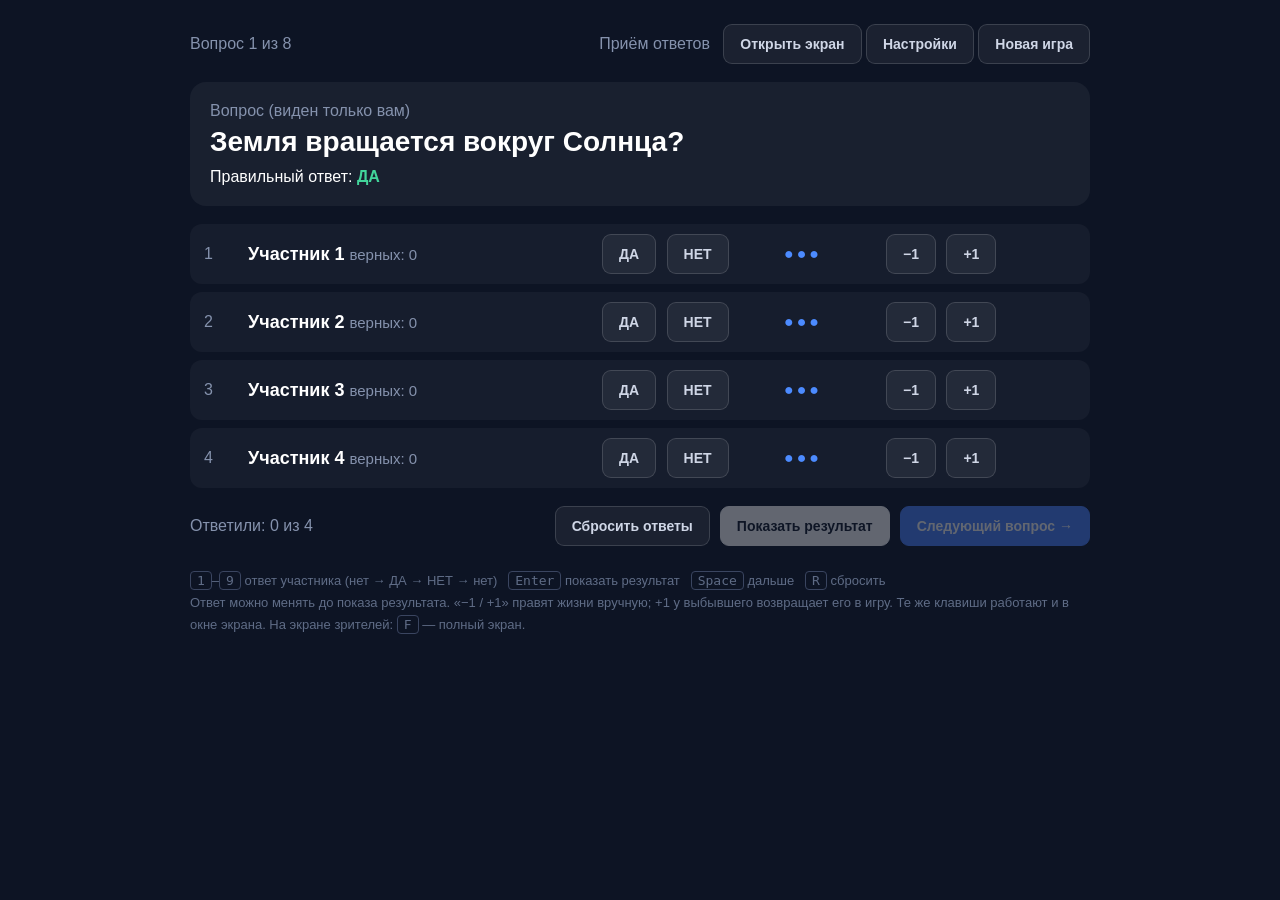
<file: control.html>
<!DOCTYPE html>
<html lang="ru">
<head>
<meta charset="UTF-8">
<meta name="viewport" content="width=device-width, initial-scale=1.0">
<title>Пульт — ДА или НЕТ</title>
<style>
* { box-sizing: border-box; }
body { margin: 0; padding: 24px; background: #0d1424; color: #fff; font: 16px Inter, "Segoe UI", Arial, sans-serif; }
.wrap { max-width: 900px; margin: 0 auto; }
.head { display: flex; justify-content: space-between; align-items: center; color: #8592ad; }
.q { margin: 18px 0; padding: 20px; border-radius: 16px; background: rgba(255,255,255,.05); }
.q h1 { margin: 6px 0 10px; font-size: 28px; }
.q .a { color: #42d59b; font-weight: 700; }
.row { display: grid; grid-template-columns: 32px 1fr 170px 90px 190px; gap: 12px; align-items: center;
    padding: 10px 14px; margin-bottom: 8px; border-radius: 12px; background: rgba(255,255,255,.04); }
.row.dead { opacity: .5; }
.row .n { color: #8592ad; } .row .nm { font-weight: 700; font-size: 18px; }
.lv { color: #4c8bff; letter-spacing: 3px; }
button { height: 40px; padding: 0 16px; border-radius: 9px; border: 1px solid rgba(255,255,255,.14);
    background: rgba(255,255,255,.06); color: #cfd6e6; font-weight: 700; font-size: 14px; cursor: pointer; }
button:hover:not(:disabled) { background: rgba(255,255,255,.13); }
button:disabled { opacity: .35; cursor: not-allowed; }
.ans button, .adj button { margin-right: 6px; }
.ans button.on.yes { background: #42d59b; color: #07130f; border-color: #42d59b; }
.ans button.on.no { background: #ff5369; color: #24070b; border-color: #ff5369; }
.bar { display: flex; gap: 10px; margin-top: 18px; align-items: center; }
.bar .grow { flex: 1; color: #8592ad; }
.primary { background: #fff; color: #111827; border-color: #fff; }
.next { background: #4b82ff; color: #fff; border-color: #4b82ff; }
.hint { margin-top: 24px; color: #5f6c86; font-size: 13px; line-height: 1.7; }
kbd { padding: 1px 6px; border: 1px solid #3a4560; border-radius: 4px; }
</style>
</head>
<body>
<div class="wrap">
  <div class="head">
    <span id="qInfo"></span>
    <span><span id="phase"></span> &nbsp;
      <button id="openStage">Открыть экран</button>
      <button id="openAdmin">Настройки</button>
      <button id="newGame">Новая игра</button></span>
  </div>
  <div id="focusWarn" hidden style="margin-top:12px;padding:8px 14px;border-radius:9px;background:#5a2430;color:#ffd6dc">Окно пульта не в фокусе — кликните в него, иначе клавиши не сработают.</div>
  <div class="q">
    <span style="color:#8592ad">Вопрос (виден только вам)</span>
    <h1 id="qText"></h1>
    Правильный ответ: <span class="a" id="qAns"></span>
  </div>
  <div id="rows"></div>
  <div class="bar">
    <div class="grow" id="hint"></div>
    <button id="resetBtn">Сбросить ответы</button>
    <button id="showBtn" class="primary">Показать результат</button>
    <button id="nextBtn" class="next"></button>
  </div>
  <div class="hint">
    <kbd>1</kbd>–<kbd>9</kbd> ответ участника (нет → ДА → НЕТ → нет) &nbsp;
    <kbd>Enter</kbd> показать результат &nbsp; <kbd>Space</kbd> дальше &nbsp; <kbd>R</kbd> сбросить<br>
    Ответ можно менять до показа результата. «−1 / +1» правят жизни вручную; +1 у выбывшего возвращает его в игру.
    Те же клавиши работают и в окне экрана. На экране зрителей: <kbd>F</kbd> — полный экран.
  </div>
</div>
<script src="data/players.js"></script>
<script src="data/questions.js"></script>
<script src="shared.js"></script>
<script src="control.js"></script>
</body>
</html>
</file>
